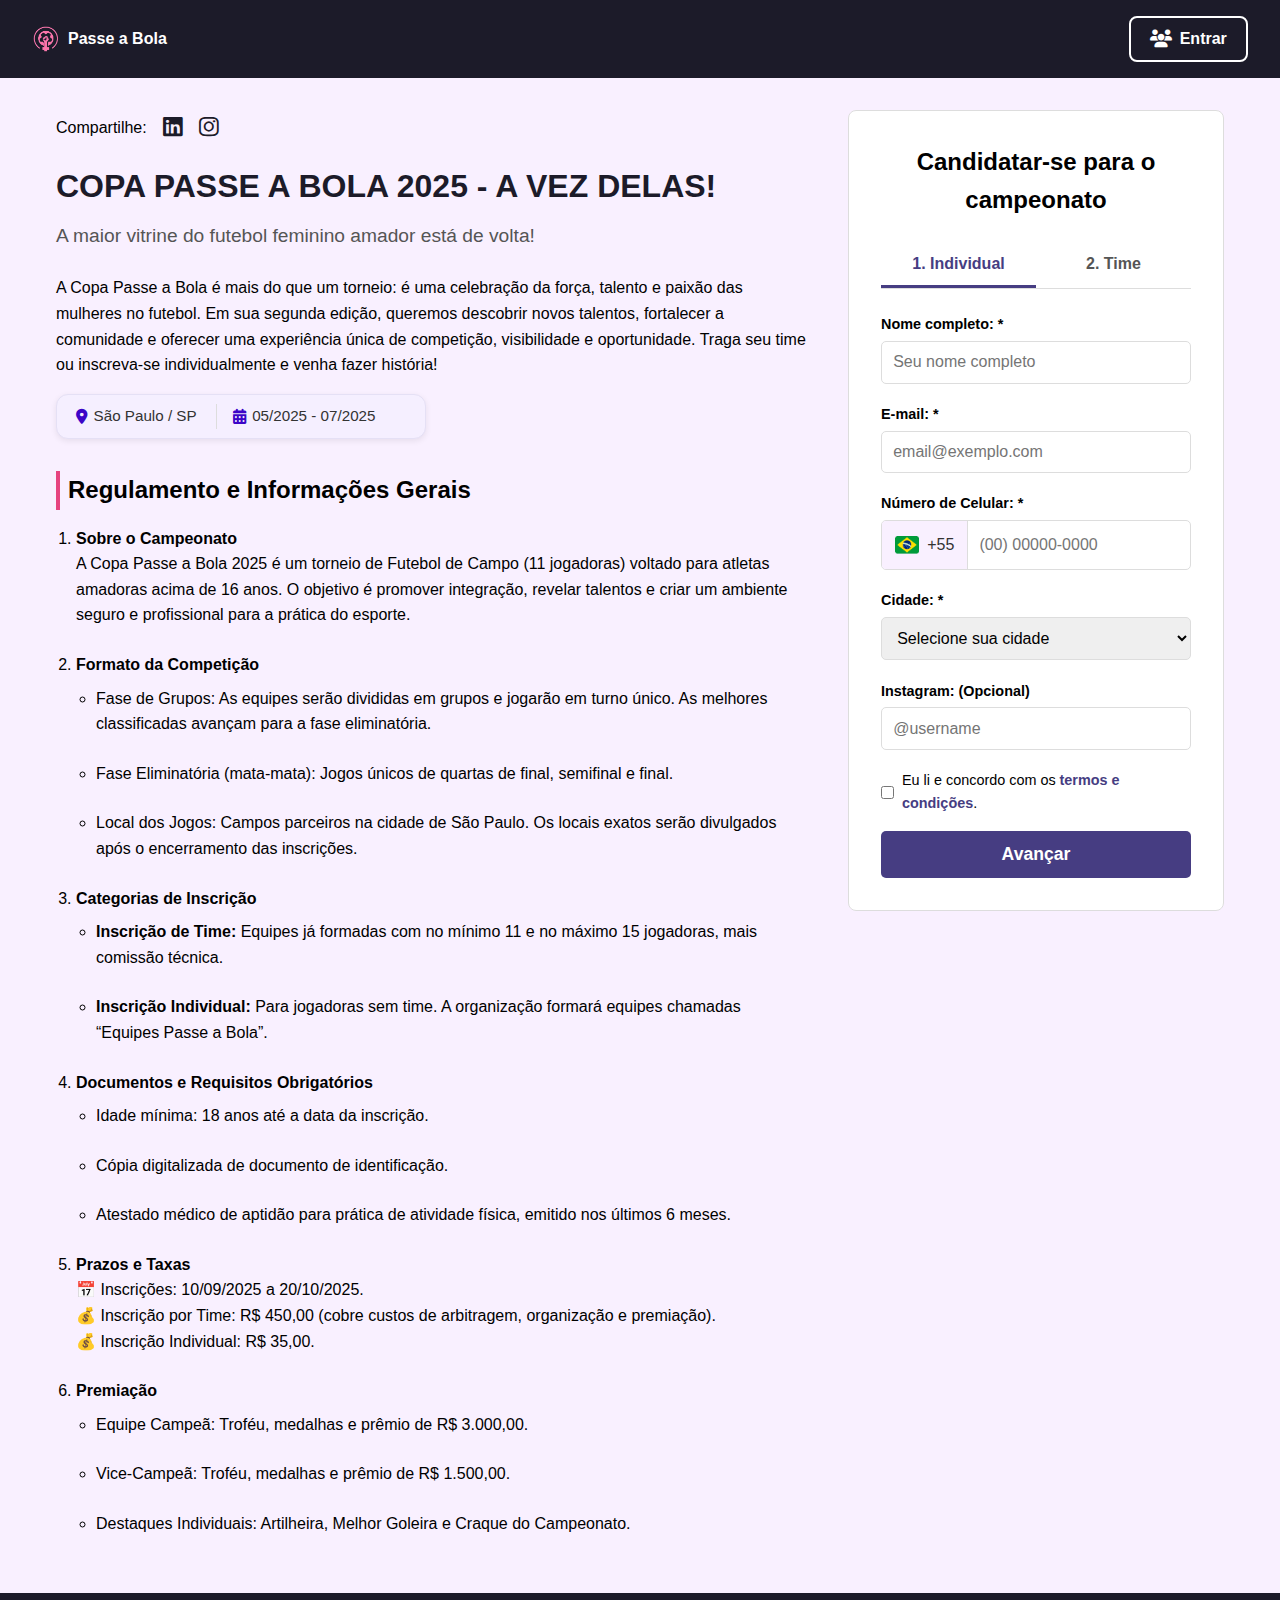
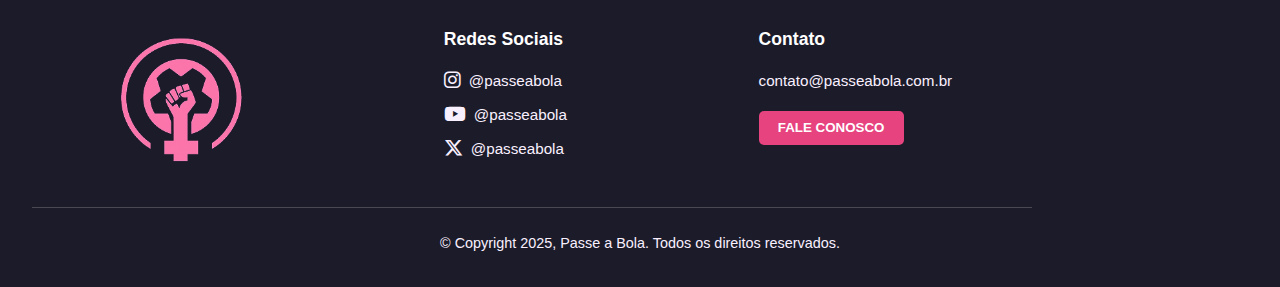
<file: passaBola/templates/index.html>
<!DOCTYPE html>
<html lang="pt-BR">
<head>
    <meta charset="UTF-8">
    <meta name="viewport" content="width=device-width, initial-scale=1.0">
    <title>Copa Passe a Bola 2025</title>
    <link rel="stylesheet" href="../static/style.css">
    <link rel="preconnect" href="https://fonts.googleapis.com">
    <link rel="preconnect" href="https://fonts.gstatic.com" crossorigin>
    <link href="https://fonts.googleapis.com/css2?family=Poppins:wght@400;600;700;800&display=swap" rel="stylesheet">
    <link rel="stylesheet" href="https://cdnjs.cloudflare.com/ajax/libs/font-awesome/6.5.2/css/all.min.css">
</head>
<body>

    <!-- HEADER -->
    <header>
        <div class="logo-header">
            <img src="../static/Assets/LogoPassaBola.png" alt="Logo Passe a Bola"> 
            <span>Passe a Bola</span>
        </div>
        <a href="#form-container" class="btn-cadastro">
            <i class="fas fa-users"></i> Entrar
        </a>
    </header>

    <!-- CONTEÚDO -->
    <div class="container">
        <main>
            <div class="share-icons">
                <span>Compartilhe:</span>
                <a href="#"><i class="fab fa-linkedin"></i></a>
                <a href="#"><i class="fab fa-instagram"></i></a>
            </div>

            <h1 class="Campeonato">COPA PASSE A BOLA 2025 - A VEZ DELAS!</h1>
            <p class="subtitle">A maior vitrine do futebol feminino amador está de volta!</p>
            <p>
                A Copa Passe a Bola é mais do que um torneio: é uma celebração da força, talento e paixão das mulheres no futebol. 
                Em sua segunda edição, queremos descobrir novos talentos, fortalecer a comunidade e oferecer uma experiência única 
                de competição, visibilidade e oportunidade. Traga seu time ou inscreva-se individualmente e venha fazer história!
            </p>

            <div class="event-details">
                <span><i class="fas fa-map-marker-alt"></i> São Paulo / SP</span>
                <span><i class="fas fa-calendar-alt"></i> 05/2025 - 07/2025</span>
            </div>

            <section class="regulation">
                <h2>Regulamento e Informações Gerais</h2>
                
                <ol>
                    <li>
                        <strong>Sobre o Campeonato</strong>
                        <p>A Copa Passe a Bola 2025 é um torneio de Futebol de Campo (11 jogadoras) voltado para atletas amadoras acima de 16 anos. O objetivo é promover integração, revelar talentos e criar um ambiente seguro e profissional para a prática do esporte.</p>
                    </li>
                    <li>
                        <strong>Formato da Competição</strong>
                        <ul>
                            <li>Fase de Grupos: As equipes serão divididas em grupos e jogarão em turno único. As melhores classificadas avançam para a fase eliminatória.</li>
                            <li>Fase Eliminatória (mata-mata): Jogos únicos de quartas de final, semifinal e final.</li>
                            <li>Local dos Jogos: Campos parceiros na cidade de São Paulo. Os locais exatos serão divulgados após o encerramento das inscrições.</li>
                        </ul>
                    </li>
                    <li>
                        <strong>Categorias de Inscrição</strong>
                        <ul>
                            <li><b>Inscrição de Time:</b> Equipes já formadas com no mínimo 11 e no máximo 15 jogadoras, mais comissão técnica.</li>
                            <li><b>Inscrição Individual:</b> Para jogadoras sem time. A organização formará equipes chamadas “Equipes Passe a Bola”.</li>
                        </ul>
                    </li>
                    <li>
                        <strong>Documentos e Requisitos Obrigatórios</strong>
                        <ul>
                            <li>Idade mínima: 18 anos até a data da inscrição.</li>
                            <li>Cópia digitalizada de documento de identificação.</li>
                            <li>Atestado médico de aptidão para prática de atividade física, emitido nos últimos 6 meses.</li>
                        </ul>
                    </li>
                    <li>
                        <strong>Prazos e Taxas</strong>
                        <p>📅 Inscrições: 10/09/2025 a 20/10/2025.</p>
                        <p>💰 Inscrição por Time: R$ 450,00 (cobre custos de arbitragem, organização e premiação).</p>
                        <p>💰 Inscrição Individual: R$ 35,00.</p>
                    </li>
                    <li>
                        <strong>Premiação</strong>
                        <ul>
                            <li>Equipe Campeã: Troféu, medalhas e prêmio de R$ 3.000,00.</li>
                            <li>Vice-Campeã: Troféu, medalhas e prêmio de R$ 1.500,00.</li>
                            <li>Destaques Individuais: Artilheira, Melhor Goleira e Craque do Campeonato.</li>
                        </ul>
                    </li>
                </ol>
            </section>
        </main>

        <!-- FORMULÁRIO -->
        <aside id="form-container">
            <div class="form-wrapper">
                <h2>Candidatar-se para o campeonato</h2>
                <div class="tabs">
                    <button class="tab-button active" id="btn-individual" type="button">1. Individual</button>
                    <button class="tab-button" id="btn-time" type="button">2. Time</button>
                </div>
                
                <!-- Formulário Individual -->
                <form id="form-individual">
                    <div class="form-group">
                        <label for="nome">Nome completo: *</label>
                        <input type="text" id="nome" placeholder="Seu nome completo" required>
                    </div>
                    <div class="form-group">
                        <label for="email">E-mail: *</label>
                        <input type="email" id="email" placeholder="email@exemplo.com" required>
                    </div>
                    <div class="form-group">
                        <label for="celular">Número de Celular: *</label>
                        <div class="phone-input-group">
                            <span class="country-code">
                                <img src="../static/Assets/Brasil.png" alt="Bandeira do Brasil">
                                +55
                            </span>
                            <input type="tel" id="celular" placeholder="(00) 00000-0000" required>
                        </div>
                    </div>
                    <div class="form-group">
                        <label for="cidade">Cidade: *</label>
                        <select id="cidade" required>
                            <option value="" disabled selected>Selecione sua cidade</option>
                            <option value="sao-paulo">São Paulo</option>
                            <option value="osasco">Osasco</option>
                            <option value="guarulhos">Guarulhos</option>
                        </select>
                    </div>
                     <div class="form-group">
                        <label for="instagram">Instagram: (Opcional)</label>
                        <input type="text" id="instagram" placeholder="@username">
                    </div>
                    <div class="form-group-checkbox">
                        <input type="checkbox" id="terms" required>
                        <label for="terms">Eu li e concordo com os <a href="#">termos e condições</a>.</label>
                    </div>
                    <button type="submit" class="btn-submit">Avançar</button>
                </form>

                <!-- FORMULARIO TIME -->
                <form id="form-time" style="display: none;">
                    <div class="form-group">
                        <label for="cnpj">CNPJ: (Opcional)</label>
                        <input type="text" id="cnpj" placeholder="00.000.000/0000-00">
                    </div>

                    <div class="form-group">
                        <label for="nome-time">Nome do Time: <span class="asterisco-obrigatorio">*</span></label>
                        <input type="text" id="nome-time" placeholder="Nome completo do time" required>
                    </div>

                    <div class="form-group">
                        <label for="nome-presidente">Nome do Presidente: <span class="asterisco-obrigatorio">*</span></label>
                        <input type="text" id="nome-presidente" placeholder="Nome completo" required>
                    </div>

                    <div class="form-group">
                        <label for="email-time">E-mail: <span class="asterisco-obrigatorio">*</span></label>
                        <input type="email" id="email-time" placeholder="email@exemplo.com" required>
                    </div>

                    <div class="form-group">
                        <label for="tel-profissional">Telefone Profissional: <span class="asterisco-obrigatorio">*</span></label>
                        <div class="phone-input-group">
                            <span class="country-code">
                                <img src="../static/Assets/Brasil.png" alt="Bandeira do Brasil">
                                +55
                            </span>
                            <input type="tel" id="tel-profissional" placeholder="(00) 00000-0000" required>
                        </div>
                    </div>

                    <div class="form-group">
                        <label for="cidade-time">Cidade: <span class="asterisco-obrigatorio">*</span></label>
                        <select id="cidade-time" required>
                            <option value="" disabled selected>Selecione a cidade</option>
                            <option value="sao-paulo">São Paulo</option>
                            <option value="osasco">Osasco</option>
                            <option value="guarulhos">Guarulhos</option>
                        </select>
                    </div>

                    <div class="form-group">
                        <label for="atletas-cpf">Nome e CPF das atletas: <span class="asterisco-obrigatorio">*</span></label>
                        <textarea id="atletas-cpf" rows="5" placeholder="Ex: Maria Souza - 123.456.789-00" required></textarea>
                    </div>

                    <div class="form-group-checkbox">
                        <input type="checkbox" id="terms-time" required>
                        <label for="terms-time">Eu li e concordo com os <a href="#">termos e condições</a>.</label>
                    </div>

                    <button type="submit" class="btn-submit">Avançar</button>
                </form>
            </div>
        </aside>
    </div>

    <!-- FOOTER -->
    <footer>
        <div class="footer-content">
            <img src="../static/Assets/LogoPassaBola.png" alt="Logo Passe a Bola Rodapé" class="logo-footer">
            
            <div class="socials">
                <p>Redes Sociais</p>
                <a href="#"><i class="fab fa-instagram"></i> @passeabola</a>
                <a href="#"><i class="fab fa-youtube"></i> @passeabola</a>
                <a href="#"><i class="fab fa-x-twitter"></i> @passeabola</a>
            </div>

            <div class="contact">
                <p>Contato</p>
                <a href="mailto:contato@passeabola.com.br">contato@passeabola.com.br</a>
                <button class="btn-contact" type="button">FALE CONOSCO</button>
            </div>
        </div>

        <div class="copyright">
            © Copyright 2025, Passe a Bola. Todos os direitos reservados.
        </div>
    </footer>

    </footer>

    <script>
        // Seleciona os botões e os formulários
        const btnIndividual = document.getElementById('btn-individual');
        const btnTime = document.getElementById('btn-time');
        const formIndividual = document.getElementById('form-individual');
        const formTime = document.getElementById('form-time');

        // Função para mostrar o formulário Individual
        btnIndividual.addEventListener('click', function() {
            formIndividual.style.display = 'block';
            formTime.style.display = 'none';

            btnIndividual.classList.add('active');
            btnTime.classList.remove('active');
        });

        // Função para mostrar o formulário de Time
        btnTime.addEventListener('click', function() {
            formIndividual.style.display = 'none';
            formTime.style.display = 'block';

            btnTime.classList.add('active');
            btnIndividual.classList.remove('active');
        });
    </script>


</body>
</html>
</file>
<file: passaBola/static/style.css>
/* Paleta de Cores */

:root {
  --azul-escuro: #1c1b29;
  --roxo-principal: #463d82;
  --rosa-destaque: #e6437f;
  --pb-primary: #B868E3;
  --pb-primary-hover: #823ea7;
  --pb-secondary: #4E4555;
  --pb-secondary-hover: #332b3a;
  --cinza-fundo: #f9f0ff;
  --background-secondary: #EDE5F3;
  --cinza-texto: #555555;
  --branco: #ffffff;
  --preto: #000000;
  --cinza-borda: #dddddd;
  --roxo-claro: #f5efff;
}

/* Reset */
* {
  margin: 0;
  padding: 0;
  box-sizing: border-box;
}

body {
  font-family: "Noto Sans", sans-serif;
  background-color: var(--cinza-fundo);
  color: var(--preto);
  line-height: 1.6;
}

/* Styles */
.bg-pb-primary {
  background-color: var(--pb-primary) !important;
  color: #fff !important;
}

.bg-pb-secondary {
  background-color: var(--background-secondary) !important;
  color: var(--pb-secondary);
}

.btn-pb-primary {
  background-color: var(--pb-primary) !important;
  color: white !important;
  font-weight: 600;
}

.btn-pb-primary:hover {
  background-color: var(--pb-primary-hover) !important;
  color: white !important;
}
.btn-pb-secondary {
  background-color: var(--pb-secondary) !important;
  color: white !important;
  font-weight: 600;
}

.btn-pb-secondary:hover {
  background-color: var(--pb-secondary-hover) !important;
  color: white !important;
}

.size-btn-event {
  width: 14.6875rem;
  height: 3.125rem;
  font-size: 18px;
}

.card-admin-info {
  display: flex;
  gap: 10px;
  justify-content: center;
  align-content: center;
  align-items: center;
  padding: 1rem 2rem;
  border-radius: 1rem;
  transition: .3s;
  width: 21.125rem;
  height: 7.5625rem;
}

.card-admin-info i {
  font-size: 4rem;
}

.card-admin-info p {
  align-self: center;
  font-weight: 700;
  text-align: right;
  margin-top: 8px;
}

.card-admin-info:hover {
  scale: calc(1.2);
}

/* Layout */

.container {
  display: flex;
  max-width: 1200px;
  margin: 2rem auto;
  gap: 2.5rem;
  padding: 0 1rem;
}
main {
  flex: 2;
}
aside {
  flex: 1;
  position: sticky;
  top: 2rem;
  height: fit-content;
}

/* HEADER */

header {
  display: flex;
  justify-content: space-between;
  align-items: center;
  padding: 1rem 2rem;
  background-color: var(--azul-escuro);
}

.logo-header {
  display: flex;
  align-items: center;
  text-decoration: none;
  gap: 0.5rem;
  font-weight: 700;
  color: var(--branco);
}

.logo-header img {
  height: 30px;
}

.btn-cadastro {
  display: flex;
  align-items: center;
  gap: 0.5rem;
  background: transparent;
  color: var(--branco);
  text-decoration: none;
  padding: 0.5rem 1.2rem;
  border-radius: 8px;
  font-weight: 600;
  transition: 0.3s;
  border: 2px solid var(--branco);
  font-size: 1rem;
}

.btn-cadastro i {
  font-size: 1.1rem;
}

.btn-cadastro:hover {
  background-color: var(--rosa-destaque);
  border-color: var(--rosa-destaque);
  color: var(--branco);
}

/* CONTEÚDO */

main h1 {
  color: var(--azul-escuro);
  font-size: 2rem;
  margin-bottom: 0.5rem;
}

.subtitle {
  font-size: 1.2rem;
  color: var(--cinza-texto);
  margin-bottom: 1.5rem;
}

.share-icons {
  margin-bottom: 1rem;
  display: flex;
  gap: 1rem;
  align-items: center;
}

.share-icons a {
  color: var(--azul-escuro);
  font-size: 1.4rem;
}

/* Detalhes do Evento */

.event-details {
  display: flex;
  align-items: center;
  margin: 1rem 0;
  padding: 0.6rem 1.2rem;
  background-color: var(--roxo-claro);
  border-radius: 12px;
  box-shadow: 0 2px 6px rgba(0, 0, 0, 0.08);
  border: 1px solid #e5e0f5;
  font-size: 0.95rem;
  font-weight: 500;
  color: #333;
  gap: 1.2rem;
  max-width: 370px;
}

.event-details span {
  display: flex;
  align-items: center;
  gap: 0.4rem;
  color: #333;
}

.event-details i {
  color: #3c05c7;
  font-size: 0.95rem;
}

.event-details span + span {
  border-left: 1px solid #ddd;
  padding-left: 1rem;
}

/* Regulamento */

.regulation h2 {
  margin: 2rem 0 1rem;
  border-left: 4px solid var(--rosa-destaque);
  padding-left: 0.5rem;
}
.regulation ol {
  padding-left: 20px;
}
.regulation li {
  margin-bottom: 1.5rem;
}
.regulation li ul {
  padding-left: 20px;
  margin-top: 0.5rem;
}

/* FORMULÁRIO */

.form-wrapper {
  background-color: var(--branco);
  padding: 2rem;
  border-radius: 8px;
  border: 1px solid var(--cinza-borda);
}
.form-wrapper h2 {
  text-align: center;
  margin-bottom: 1.5rem;
}
.tabs {
  display: flex;
  margin-bottom: 1.5rem;
  border-bottom: 1px solid var(--cinza-borda);
}
.tab-button {
  flex: 1;
  padding: 0.75rem;
  border: none;
  background-color: transparent;
  cursor: pointer;
  font-size: 1rem;
  font-weight: 600;
  color: var(--cinza-texto);
  border-bottom: 3px solid transparent;
}
.tab-button.active {
  color: var(--roxo-principal);
  border-bottom-color: var(--roxo-principal);
}

.form-group {
  margin-bottom: 1.2rem;
  cursor: text;
}
.form-group label {
  display: block;
  font-weight: 600;
  margin-bottom: 0.3rem;
  font-size: 0.9rem;
}
.form-group input,
.form-group select {
  width: 100%;
  padding: 0.7rem;
  border: 1px solid var(--cinza-borda);
  border-radius: 5px;
  font-size: 1rem;
  cursor: pointer;
}
.form-group-checkbox {
  display: flex;
  align-items: center;
  gap: 0.5rem;
  font-size: 0.9rem;
}
.form-group-checkbox label a {
  color: var(--roxo-principal);
  text-decoration: none;
  font-weight: 600;
}

/* Telefone */

.phone-input-group {
  display: flex;
  align-items: center;
  border: 1px solid var(--cinza-borda);
  border-radius: 5px;
  background-color: var(--branco);
  overflow: hidden;
}
.phone-input-group .country-code {
  display: flex;
  align-items: center;
  gap: 0.5rem;
  padding: 0.7rem 0.8rem;
  background-color: var(--cinza-fundo);
  font-size: 1rem;
  color: #333;
  white-space: nowrap;
  border-right: 1px solid var(--cinza-borda);
}
.phone-input-group .country-code img {
  height: 18px;
  width: auto;
}
.phone-input-group input[type="tel"] {
  flex-grow: 1;
  border: none;
  padding: 0.7rem;
  font-size: 1rem;
  color: #333;
  background-color: transparent;
}
.phone-input-group input[type="tel"]:focus {
  outline: none;
  box-shadow: none;
}

/* Botão de Avançar */

.btn-submit {
  width: 100%;
  padding: 0.8rem;
  background-color: var(--roxo-principal);
  color: var(--branco);
  border: none;
  border-radius: 5px;
  font-size: 1.1rem;
  font-weight: 600;
  cursor: pointer;
  margin-top: 1rem;
  transition: 0.3s;
}
.btn-submit:hover {
  background-color: #332a66;
}

/* FOOTER */

footer {
  background-color: var(--azul-escuro);
  padding: 2rem;
  color: var(--branco);
}
.footer-content {
  display: flex;
  justify-content: space-around;
  align-items: flex-start;
  max-width: 1000px;
  /* margin: 0 auto; */
  padding-bottom: 2rem;
  border-bottom: 1px solid rgba(255, 255, 255, 0.2);
  gap: 2rem;
}
.logo-footer {
  max-height: 150px;
}
.socials a,
.contact a {
  display: flex;
  align-items: center;
  gap: 0.5rem;
  color: var(--cinza-fundo);
  text-decoration: none;
  margin-bottom: 0.6rem;
  font-size: 0.95rem;
  transition: color 0.3s;
}
.socials a:hover,
.contact a:hover {
  color: var(--rosa-destaque);
}
.socials p,
.contact p {
  font-weight: 700;
  font-size: 1.1rem;
  margin-bottom: 1rem;
}
.socials i {
  font-size: 1.2rem;
}
.btn-contact {
  background-color: var(--rosa-destaque);
  color: var(--branco);
  border: none;
  padding: 0.6rem 1.2rem;
  border-radius: 5px;
  cursor: pointer;
  font-weight: 600;
  margin-top: 0.5rem;
  transition: background 0.3s;
}
.btn-contact:hover {
  background-color: #b83265;
}
.copyright {
  text-align: center;
  padding-top: 1.5rem;
  font-size: 0.9rem;
  color: var(--cinza-fundo);
}

/*  COMEÇANDO FORMULÁRIO 2 */
.form-group textarea {
  width: 100%;
  height: 150px;
  padding: 0.7rem;
  border: 1px solid var(--cinza-borda);
  border-radius: 5px;
  font-size: 1rem;
  font-family: "Poppins", sans-serif;
  line-height: 1.4;
  resize: vertical;
  overflow-y: auto;
}

/* Scrollbar estilizada */
.form-group textarea::-webkit-scrollbar {
  width: 8px;
}

.form-group textarea::-webkit-scrollbar-track {
  background: #f1f1f1;
  border-radius: 10px;
}

.form-group textarea::-webkit-scrollbar-thumb {
  background: #6a0dad;
  border-radius: 10px;
}

.form-group textarea::-webkit-scrollbar-thumb:hover {
  background: #4b0082;
}

/* .alert {
  display: flex;
  justify-content: space-between;
  position: absolute;
  text-align: center;
  top: 15%;
  left: 50%;
  transform: translate(-50%, -50%);
  text-align: center;
  font-weight: bold;
  font-size: 18px;
  width: 70%;
  padding: 1rem;
  border-radius: 1rem;
  z-index: 1;
}

.alert button {
  padding: 6px;
  font-size: 15px;
  text-align: center;
  font-weight: bold;
  margin-left: 10px;
  border: 0;
  border-radius: 20%;
  background-color: white;
  transition: 0.5s;
  cursor: pointer;
}
.alert button:hover {
  background-color: gainsboro;
  transform: scale(1.1);
} */

.home-background {
  background-image: url("../static/assets/HomeBackground.jpg");
  background-repeat: round;
  height: 100vh;
  width: 100vw;
  position: absolute;
  z-index: -1;
}

.btn-home-primary {
  font-weight: 600;
  font-size: 18px;
  text-decoration: none;
  background-color: var(--pb-primary);
  text-align: center;
  align-content: center;
  color: white;
  padding: .7rem 1rem;
  border-radius: 8px;
  transition: .5s;
}

.btn-home-primary i {
  rotate: calc(-45deg);
}

.btn-home-primary:hover {
  background-color: var(--pb-primary-hover);
}

.btn-home-secondary {
  font-weight: 600;
  font-size: 18px;
  text-decoration: none;
  text-align: center;
  align-content: center;
  background-color: var(--pb-secondary);
  color: white;
  padding: .7rem 1rem;
  border-radius: 8px;
  transition: .5s;
}

.btn-home-secondary:hover {
  background-color: var(--pb-secondary-hover);
}

.sidebar {
  display: flex;
  align-items: center;
  gap: 2rem;
  padding-top: 4rem;
  flex-direction: column;
  height: 100vh;
  border-radius: 0px 20px 20px 0px;
  background-color: var(--background-secondary);
}

.sidebar a, .sidebar button {
  display: flex;
  align-items: center;
  gap: 0.625rem;
  width: 85%;
  /* background-color: #ded5e6; */
  background-color: transparent;
  text-decoration: none;
  padding: .5rem 1rem;
  font-size: 1.375rem;
  border: 0;
  color: black;
  text-align: left;
  font-weight: 600;
  border-radius: 0.625rem;
  transition: .3s;
}

.sidebar a:hover, .sidebar button:hover {
  background-color: #d5cadd;
  color: black;
}

.admin-content {
  display: flex;
  flex-direction: column;
  justify-content: center;
  align-items: center;
  margin: auto;
}

.admin-content img {
  width: 85%;
}

.align-input-event {
  margin-bottom: 1rem;
}

.align-input-event label {
  font-size: 20px;
}

.align-input-event input, .align-input-event select {
  font-size: 16px;
  height: 3.125rem;
  border-radius: 0.625rem;
}
.align-input-event select:hover, .align-input-event input[type="date"] {
  cursor: pointer;
}
</file>
